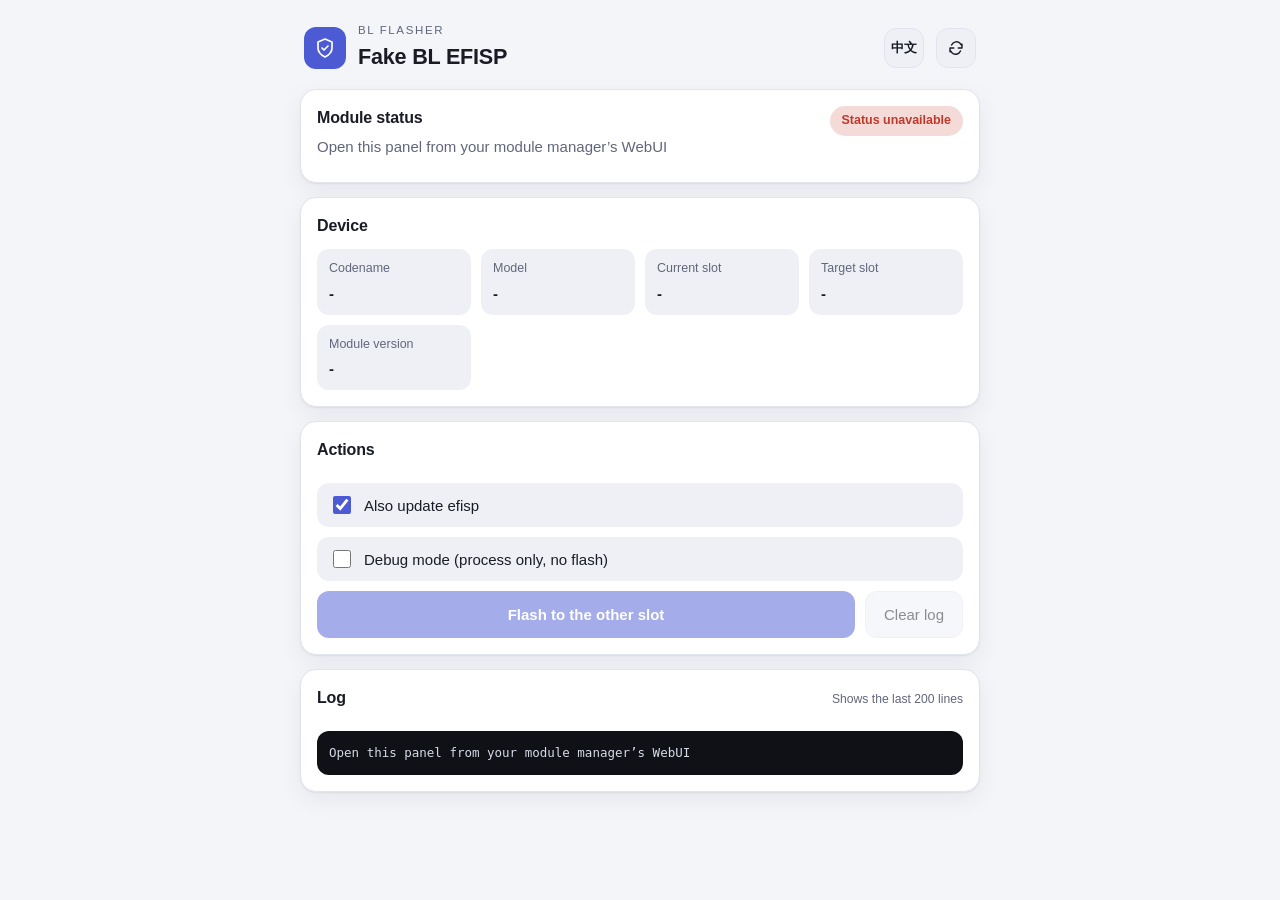
<file: magisk_module/webroot/index.html>
<!DOCTYPE html>
<html lang="zh-CN">
<head>
  <meta charset="UTF-8">
  <meta name="viewport" content="width=device-width, initial-scale=1, viewport-fit=cover">
  <meta name="color-scheme" content="light dark">
  <title>假回锁</title>
  <link rel="stylesheet" href="style.css">
  <script src="i18n.js" defer></script>
  <script src="app.js" defer></script>
</head>
<body>
  <main>
    <header class="masthead">
      <div class="brand-mark" aria-hidden="true">
        <svg viewBox="0 0 24 24"><path d="M12 3l7 3v6c0 4-3 7-7 9-4-2-7-5-7-9V6z"/><path d="M9 12l2 2 4-4"/></svg>
      </div>
      <div class="brand-text">
        <p class="eyebrow" data-i18n="subtitle">BL Flasher</p>
        <h1 id="appTitle" data-i18n="title">假回锁</h1>
      </div>
      <button id="langButton" class="quiet icon-button" type="button"
              data-i18n-aria-label="language" data-i18n-title="language"
              aria-label="切换语言" title="切换语言">
        <span id="langLabel">EN</span>
      </button>
      <button id="refresh" class="quiet icon-button" type="button"
              data-i18n-aria-label="refresh" data-i18n-title="refresh"
              aria-label="刷新状态" title="刷新状态">
        <svg viewBox="0 0 24 24" aria-hidden="true"><path d="M20 7v5h-5M4 17v-5h5M6.1 8a7 7 0 0 1 11.6-2L20 9M4 15l2.3 3A7 7 0 0 0 18 16"/></svg>
      </button>
    </header>

    <section class="status-card" aria-labelledby="status-title">
      <div class="status-head">
        <div>
          <h2 id="status-title" data-i18n="statusHeading">模块状态</h2>
          <p id="statusText" class="status-text" data-i18n="loading">正在读取模块状态…</p>
        </div>
        <span id="stateChip" class="chip" aria-live="polite">—</span>
      </div>
      <p id="updatedAt" class="status-meta"></p>
    </section>

    <div id="notice" class="notice" role="status" hidden></div>

    <section class="info" aria-labelledby="device-title">
      <h2 id="device-title" class="section-title" data-i18n="deviceHeading">设备信息</h2>
      <dl class="info-grid">
        <div><dt data-i18n="device">设备代号</dt><dd id="deviceName">-</dd></div>
        <div><dt data-i18n="model">机型</dt><dd id="modelName">-</dd></div>
        <div><dt data-i18n="currentSlot">当前槽位</dt><dd id="currentSlot">-</dd></div>
        <div><dt data-i18n="targetSlot">目标槽位</dt><dd id="targetSlot">-</dd></div>
        <div><dt data-i18n="version">模块版本</dt><dd id="moduleVersion">-</dd></div>
      </dl>
    </section>

    <section class="actions" aria-labelledby="actions-title">
      <h2 id="actions-title" class="section-title" data-i18n="actionsHeading">操作</h2>
      <label class="option-check" for="updateEfispCheckbox">
        <input id="updateEfispCheckbox" type="checkbox" checked>
        <span data-i18n="updateEfisp">同时更新 efisp</span>
      </label>
      <label class="option-check" for="debugModeCheckbox">
        <input id="debugModeCheckbox" type="checkbox">
        <span data-i18n="debugMode">调试模式（仅处理不刷写）</span>
      </label>
      <div class="action-row">
        <button id="flashButton" class="primary" type="button" data-i18n="flash">刷写到另一槽位</button>
        <button id="clearLogButton" class="quiet" type="button" data-i18n="clearLog">清空日志</button>
      </div>
    </section>

    <section class="log" aria-labelledby="log-title">
      <div class="section-heading">
        <h2 id="log-title" class="section-title" data-i18n="logHeading">执行日志</h2>
        <span class="caption" data-i18n="logHint">自动读取最近 200 行</span>
      </div>
      <pre id="logOutput" data-i18n="logEmpty">暂无日志输出</pre>
    </section>

    <p id="feedback" class="feedback" role="status" aria-live="polite"></p>
  </main>

  <div class="modal-backdrop hidden" id="confirmModal" aria-hidden="true">
    <div class="modal-card" role="dialog" aria-modal="true" aria-labelledby="confirmTitle">
      <h2 id="confirmTitle" data-i18n="confirmTitle">确认刷写</h2>
      <p id="confirmText"></p>
      <div class="modal-actions">
        <button class="quiet" id="cancelConfirmButton" type="button" data-i18n="cancel">取消</button>
        <button class="primary" id="nextConfirmButton" type="button">继续</button>
      </div>
    </div>
  </div>
</body>
</html>
</file>
<file: magisk_module/webroot/style.css>
:root {
  color-scheme: light dark;
  --bg: #f4f5f9;
  --surface: #ffffff;
  --surface-soft: #eef0f6;
  --text: #1a1c25;
  --text-soft: #61667a;
  --line: #e1e4ee;
  --accent: #4c5bd4;
  --accent-ink: #ffffff;
  --ok: #1f8a5b;
  --warn: #b9761a;
  --bad: #c0392b;
  --radius: 16px;
  --shadow: 0 1px 2px rgba(18, 20, 33, .06), 0 8px 24px rgba(18, 20, 33, .06);
}

@media (prefers-color-scheme: dark) {
  :root {
    --bg: #111219;
    --surface: #1b1d28;
    --surface-soft: #232634;
    --text: #eceef5;
    --text-soft: #9aa0b6;
    --line: #2c3040;
    --accent: #8b96f2;
    --accent-ink: #10121a;
    --ok: #4cc38a;
    --warn: #e0a04a;
    --bad: #f0776a;
    --shadow: 0 1px 2px rgba(0, 0, 0, .4), 0 10px 28px rgba(0, 0, 0, .35);
  }
}

* { box-sizing: border-box; }

html { -webkit-text-size-adjust: 100%; }

body {
  margin: 0;
  padding: max(18px, env(safe-area-inset-top)) 16px max(24px, env(safe-area-inset-bottom));
  background: var(--bg);
  color: var(--text);
  font: 15px/1.55 -apple-system, BlinkMacSystemFont, "Segoe UI", Roboto,
        "Noto Sans SC", "PingFang SC", "Microsoft YaHei", sans-serif;
  display: flex;
  justify-content: center;
}

main {
  width: 100%;
  max-width: 680px;
  display: flex;
  flex-direction: column;
  gap: 14px;
}

h1, h2 { margin: 0; font-weight: 650; letter-spacing: -.01em; }
h1 { font-size: 1.35rem; }
h2 { font-size: 1rem; }

section {
  background: var(--surface);
  border: 1px solid var(--line);
  border-radius: var(--radius);
  padding: 16px;
  box-shadow: var(--shadow);
}

/* ---- masthead ---- */
.masthead {
  display: flex;
  align-items: center;
  gap: 12px;
  padding: 4px 4px 2px;
}

.brand-mark {
  width: 42px; height: 42px;
  flex: 0 0 auto;
  border-radius: 12px;
  background: var(--accent);
  display: grid;
  place-items: center;
}
.brand-mark svg {
  width: 24px; height: 24px;
  fill: none; stroke: var(--accent-ink);
  stroke-width: 1.7; stroke-linejoin: round; stroke-linecap: round;
}

.brand-text { flex: 1 1 auto; min-width: 0; }
.eyebrow {
  margin: 0;
  font-size: .72rem;
  letter-spacing: .14em;
  text-transform: uppercase;
  color: var(--text-soft);
}

button {
  font: inherit;
  cursor: pointer;
  border-radius: 12px;
  border: 1px solid transparent;
  padding: 11px 18px;
  transition: filter .15s ease, background .15s ease, border-color .15s ease;
}
button:focus-visible { outline: 2px solid var(--accent); outline-offset: 2px; }
button:disabled { opacity: .5; cursor: not-allowed; }
button:not(:disabled):hover { filter: brightness(1.04); }

.primary { background: var(--accent); color: var(--accent-ink); font-weight: 600; }
.quiet { background: var(--surface-soft); color: var(--text); border-color: var(--line); }

.icon-button {
  flex: 0 0 auto;
  padding: 0;
  width: 40px; height: 40px;
  display: grid; place-items: center;
  font-size: .8rem; font-weight: 600;
}
.icon-button svg {
  width: 18px; height: 18px;
  fill: none; stroke: currentColor;
  stroke-width: 1.9; stroke-linecap: round; stroke-linejoin: round;
}

/* ---- status ---- */
.status-card { display: flex; flex-direction: column; gap: 8px; }
.status-head { display: flex; align-items: flex-start; gap: 12px; }
.status-head > div:first-child { flex: 1 1 auto; min-width: 0; }
.status-text { margin: 4px 0 0; color: var(--text-soft); overflow-wrap: anywhere; }
.status-meta { margin: 0; font-size: .82rem; color: var(--text-soft); }

.chip {
  flex: 0 0 auto;
  padding: 5px 12px;
  border-radius: 999px;
  font-size: .78rem;
  font-weight: 600;
  background: var(--surface-soft);
  color: var(--text-soft);
  white-space: nowrap;
}
.chip[data-state="running"] { background: color-mix(in srgb, var(--accent) 18%, transparent); color: var(--accent); }
.chip[data-state="waiting"] { background: color-mix(in srgb, var(--warn) 18%, transparent); color: var(--warn); }
.chip[data-state="success"] { background: color-mix(in srgb, var(--ok) 18%, transparent); color: var(--ok); }
.chip[data-state="failed"]  { background: color-mix(in srgb, var(--bad) 18%, transparent); color: var(--bad); }
.chip[data-state="unknown"] { background: color-mix(in srgb, var(--warn) 18%, transparent); color: var(--warn); }

.notice {
  border: 1px solid var(--line);
  border-left: 3px solid var(--warn);
  border-radius: 12px;
  background: var(--surface);
  padding: 12px 14px;
  color: var(--text-soft);
  font-size: .9rem;
}
.notice[hidden] { display: none; }

/* ---- info grid ---- */
.section-title { margin-bottom: 10px; }
.info-grid {
  display: grid;
  grid-template-columns: repeat(auto-fit, minmax(150px, 1fr));
  gap: 10px;
  margin: 0;
}
.info-grid > div {
  background: var(--surface-soft);
  border-radius: 12px;
  padding: 10px 12px;
}
.info-grid dt { font-size: .78rem; color: var(--text-soft); }
.info-grid dd {
  margin: 3px 0 0;
  font-weight: 600;
  overflow-wrap: anywhere;
}

/* ---- actions ---- */
.actions { display: flex; flex-direction: column; gap: 10px; }
.option-check {
  display: flex;
  align-items: center;
  gap: 10px;
  padding: 10px 12px;
  background: var(--surface-soft);
  border-radius: 12px;
  cursor: pointer;
}
.option-check input { width: 18px; height: 18px; accent-color: var(--accent); }
.action-row { display: flex; gap: 10px; flex-wrap: wrap; }
.action-row .primary { flex: 1 1 auto; }

/* ---- log ---- */
.section-heading {
  display: flex;
  align-items: baseline;
  justify-content: space-between;
  gap: 10px;
}
.caption { font-size: .76rem; color: var(--text-soft); }
.log pre {
  margin: 10px 0 0;
  padding: 12px;
  max-height: 320px;
  overflow: auto;
  background: #0f1116;
  color: #d7dbe8;
  border-radius: 12px;
  font: 12.5px/1.6 ui-monospace, SFMono-Regular, Menlo, Consolas, monospace;
  white-space: pre-wrap;
  overflow-wrap: anywhere;
  -webkit-overflow-scrolling: touch;
}

/* ---- feedback ---- */
.feedback {
  min-height: 1.2em;
  margin: 0 4px;
  font-size: .88rem;
  color: var(--text-soft);
}

/* ---- modal ---- */
.modal-backdrop {
  position: fixed;
  inset: 0;
  z-index: 50;
  display: flex;
  align-items: flex-end;
  justify-content: center;
  padding: 16px;
  background: rgba(10, 12, 20, .55);
  backdrop-filter: blur(2px);
}
.modal-backdrop.hidden { display: none; }
.modal-card {
  width: 100%;
  max-width: 480px;
  background: var(--surface);
  border: 1px solid var(--line);
  border-radius: var(--radius);
  padding: 18px;
  box-shadow: var(--shadow);
}
.modal-card p { margin: 10px 0 18px; color: var(--text-soft); overflow-wrap: anywhere; }
.modal-actions { display: flex; justify-content: flex-end; gap: 10px; }

@media (min-width: 560px) {
  .modal-backdrop { align-items: center; }
}

@media (prefers-reduced-motion: reduce) {
  * { transition: none !important; }
}
</file>
